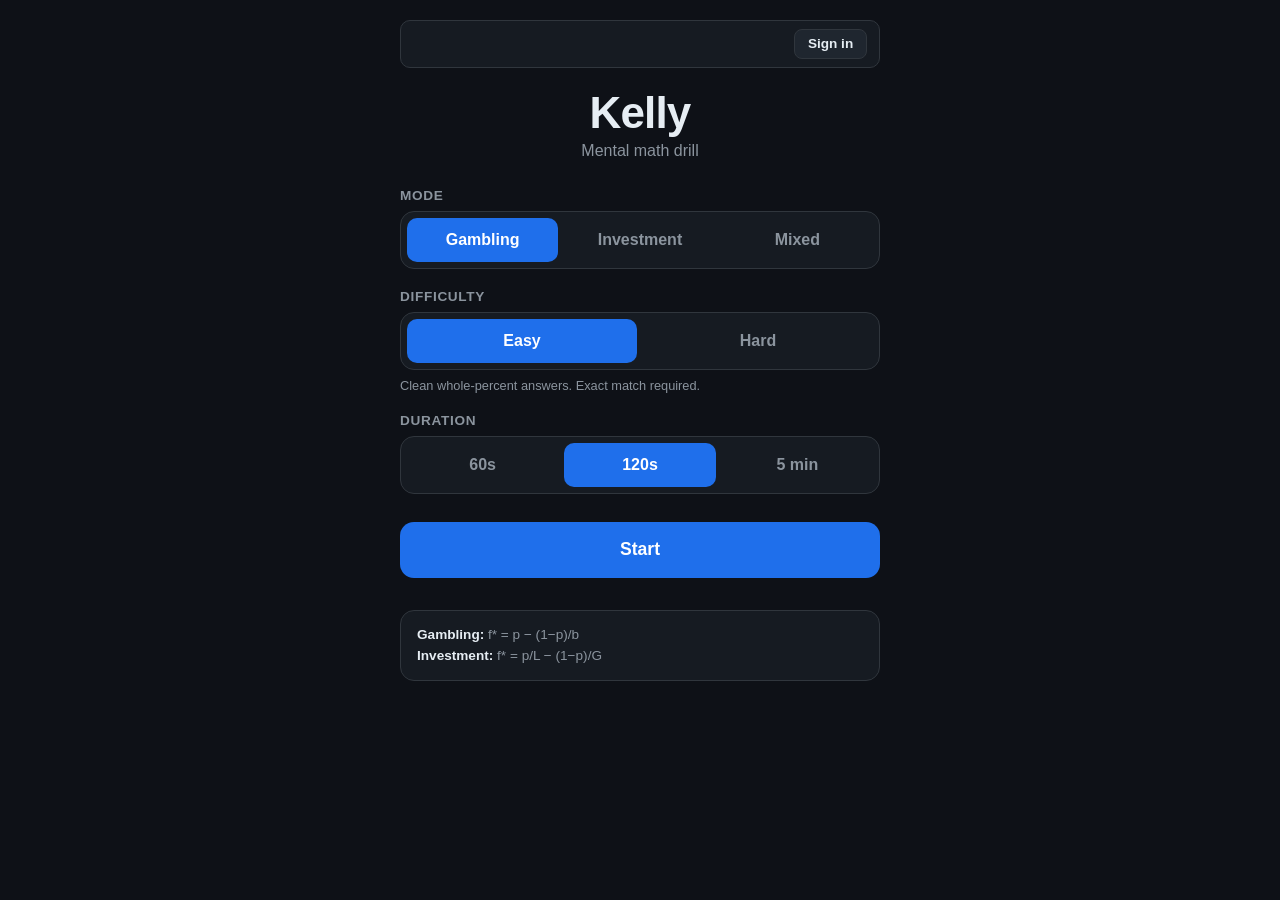
<file: index.html>
<!DOCTYPE html>
<html lang="en">
<head>
<meta charset="utf-8" />
<meta name="viewport" content="width=device-width, initial-scale=1, viewport-fit=cover" />
<meta name="theme-color" content="#0e1117" />
<meta name="apple-mobile-web-app-capable" content="yes" />
<meta name="apple-mobile-web-app-status-bar-style" content="black-translucent" />
<meta name="apple-mobile-web-app-title" content="Kelly" />
<title>Kelly</title>
<link rel="manifest" href="manifest.webmanifest" />
<link rel="icon" type="image/svg+xml" href="icons/icon.svg" />
<link rel="apple-touch-icon" href="icons/icon-180.png" />
<link rel="stylesheet" href="style.css" />
</head>
<body>

<main id="app">

  <!-- ============== SETTINGS SCREEN ============== -->
  <section class="screen" data-screen="settings">

    <!-- Auth bar shown only on the settings screen -->
    <div class="auth-bar" id="authBar" hidden>
      <span class="auth-status" id="authStatus"></span>
      <a href="dashboard.html" class="auth-link" id="dashLink" hidden>Dashboard →</a>
      <button class="auth-btn" id="authBtn" type="button"></button>
    </div>

    <header class="brand">
      <h1>Kelly</h1>
      <p class="tagline">Mental math drill</p>
    </header>

    <div class="setting">
      <label>Mode</label>
      <div class="seg" data-key="mode">
        <button data-val="gambling">Gambling</button>
        <button data-val="investment">Investment</button>
        <button data-val="mixed">Mixed</button>
      </div>
    </div>

    <div class="setting">
      <label>Difficulty</label>
      <div class="seg" data-key="difficulty">
        <button data-val="easy">Easy</button>
        <button data-val="hard">Hard</button>
      </div>
      <p class="hint" id="diffHint"></p>
    </div>

    <div class="setting">
      <label>Duration</label>
      <div class="seg" data-key="duration">
        <button data-val="60">60s</button>
        <button data-val="120">120s</button>
        <button data-val="300">5 min</button>
      </div>
    </div>

    <button class="btn-primary" id="startBtn">Start</button>

    <section class="history" id="history" hidden>
      <h2>Recent</h2>
      <ul id="historyList"></ul>
      <p class="best" id="best"></p>
    </section>

    <p class="formula-ref">
      <strong>Gambling:</strong> f* = p − (1−p)/b<br />
      <strong>Investment:</strong> f* = p/L − (1−p)/G
    </p>
  </section>

  <!-- ============== GAME SCREEN ============== -->
  <section class="screen" data-screen="game" hidden>
    <header class="hud">
      <div class="hud-cell">
        <span class="hud-label">Time</span>
        <span class="hud-value" id="timer">--</span>
      </div>
      <div class="hud-cell">
        <span class="hud-label">Score</span>
        <span class="hud-value" id="score">0</span>
      </div>
    </header>

    <div class="question">
      <div class="qtitle" id="qTitle">—</div>
      <div class="qlines" id="qLines"></div>
      <div class="qprompt">Kelly fraction (%)</div>
      <input
        type="text"
        inputmode="numeric"
        pattern="[0-9]*"
        autocomplete="off"
        autocorrect="off"
        spellcheck="false"
        id="answer"
        class="answer"
        aria-label="Answer in percent"
      />
      <div class="feedback" id="feedback">&nbsp;</div>
      <pre class="solution" id="solution" hidden></pre>
    </div>

    <div class="game-actions">
      <button class="btn-secondary" id="solutionsBtn">Solutions</button>
      <button class="btn-secondary" id="quitBtn">Quit</button>
    </div>
  </section>

  <!-- ============== RESULTS SCREEN ============== -->
  <section class="screen" data-screen="results" hidden>
    <header class="brand">
      <h1>Time's up</h1>
    </header>

    <div class="result-card">
      <div class="big-number" id="finalScore">0</div>
      <div class="result-detail">
        <span id="finalAccuracy">—</span> accuracy
      </div>
      <div class="result-detail" id="finalBest"></div>
    </div>

    <button class="btn-primary" id="playAgainBtn">Play again</button>
    <button class="btn-secondary wide" id="backToSettingsBtn">Change settings</button>
  </section>

</main>

<script type="module" src="app.js"></script>
</body>
</html>
</file>
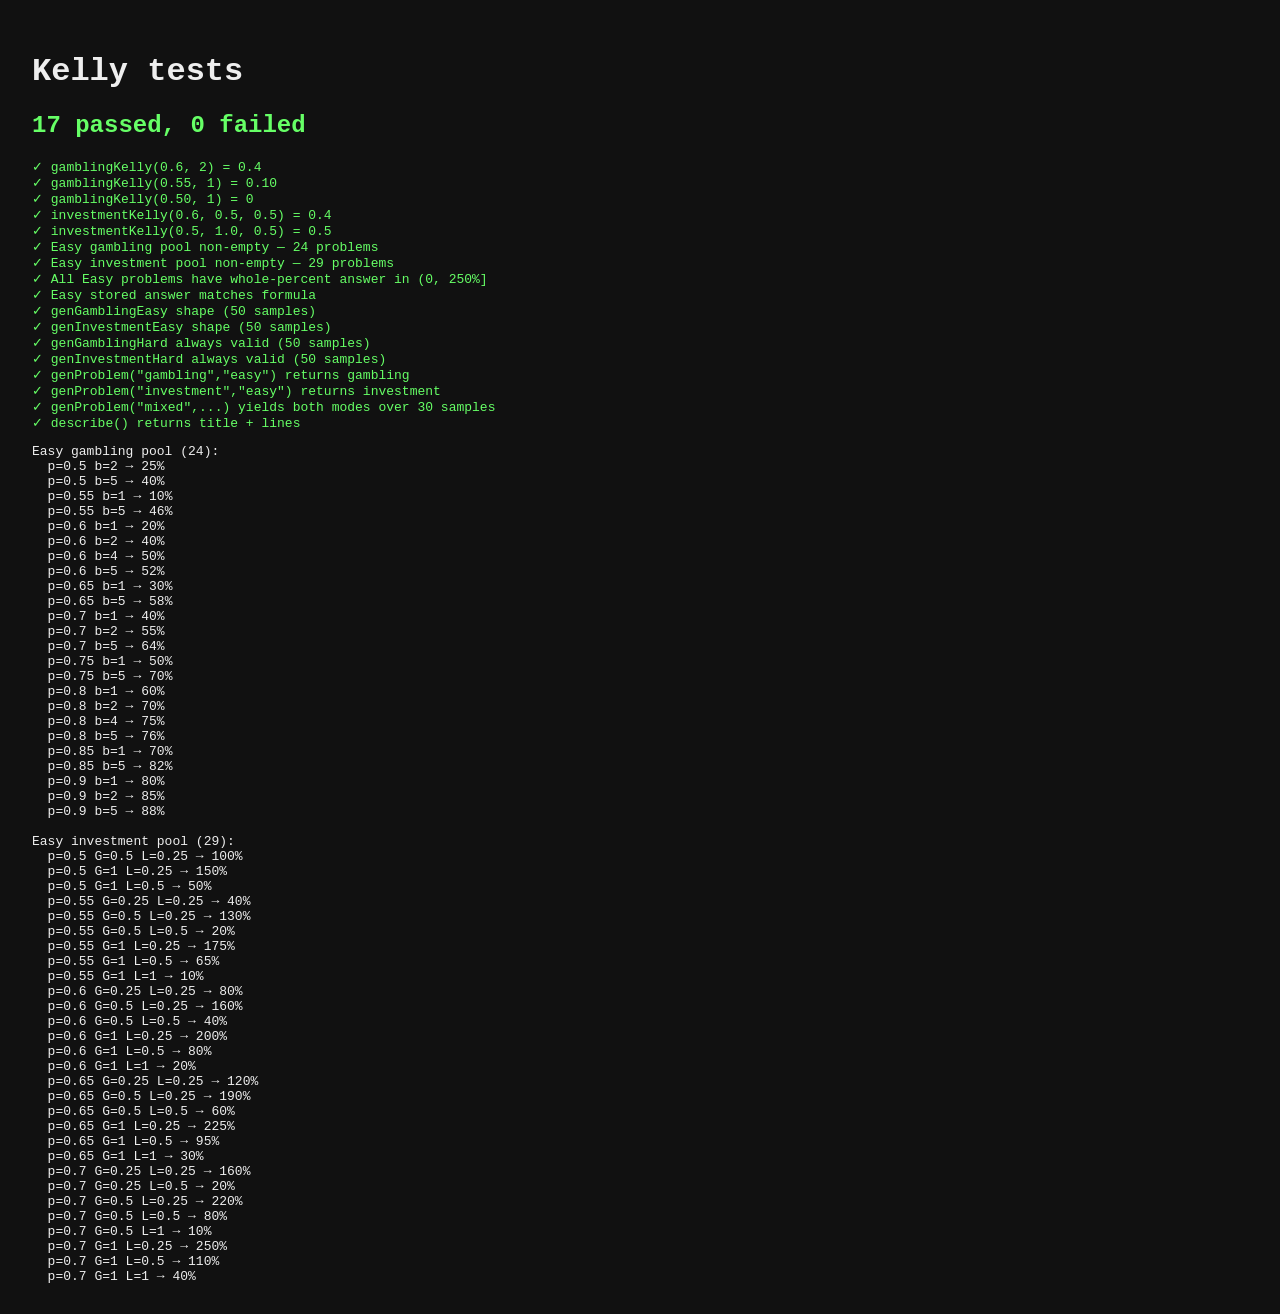
<file: kelly.test.html>
<!DOCTYPE html>
<html lang="en">
<head>
<meta charset="utf-8" />
<title>Kelly tests</title>
<style>
  body { font-family: ui-monospace, Menlo, monospace; padding: 1.5rem; background: #111; color: #eee; }
  .pass { color: #6f6; } .fail { color: #f66; font-weight: bold; }
  pre { white-space: pre-wrap; }
</style>
</head>
<body>
<h1>Kelly tests</h1>
<pre id="out"></pre>
<script type="module">
import {
  gamblingKelly, investmentKelly,
  genGamblingEasy, genInvestmentEasy,
  genGamblingHard, genInvestmentHard,
  genProblem, describe, _internal,
} from './kelly.js';

const out = document.getElementById('out');
let passed = 0, failed = 0;

function ok(label, cond, detail = '') {
  const line = document.createElement('div');
  line.className = cond ? 'pass' : 'fail';
  line.textContent = (cond ? '✓ ' : '✗ ') + label + (detail ? ' — ' + detail : '');
  out.appendChild(line);
  cond ? passed++ : failed++;
}

const approx = (a, b, eps = 1e-9) => Math.abs(a - b) < eps;

// Formula sanity
ok('gamblingKelly(0.6, 2) = 0.4', approx(gamblingKelly(0.6, 2), 0.4));
ok('gamblingKelly(0.55, 1) = 0.10', approx(gamblingKelly(0.55, 1), 0.10));
ok('gamblingKelly(0.50, 1) = 0', approx(gamblingKelly(0.5, 1), 0));
ok('investmentKelly(0.6, 0.5, 0.5) = 0.4', approx(investmentKelly(0.6, 0.5, 0.5), 0.4));
ok('investmentKelly(0.5, 1.0, 0.5) = 0.5', approx(investmentKelly(0.5, 1.0, 0.5), 0.5));

// Easy generator: every problem must produce a whole-percent answer
const easyG = _internal.EASY_GAMBLING_PROBLEMS;
const easyI = _internal.EASY_INVESTMENT_PROBLEMS;
ok('Easy gambling pool non-empty', easyG.length > 0, `${easyG.length} problems`);
ok('Easy investment pool non-empty', easyI.length > 0, `${easyI.length} problems`);

const allEasyClean = [...easyG, ...easyI].every(p => Number.isInteger(p.answer) && p.answer > 0 && p.answer <= 250);
ok('All Easy problems have whole-percent answer in (0, 250%]', allEasyClean);

// Spot-check: re-derive answer from params to make sure stored answer matches formula
const verifyEasy = [...easyG, ...easyI].every(p => {
  const f = p.mode === 'gambling'
    ? gamblingKelly(p.params.p, p.params.b)
    : investmentKelly(p.params.p, p.params.g, p.params.l);
  return Math.abs(Math.round(f * 100) - p.answer) < 1e-6;
});
ok('Easy stored answer matches formula', verifyEasy);

// Generators return shape
for (let i = 0; i < 50; i++) {
  const g = genGamblingEasy();
  if (!(g.mode === 'gambling' && Number.isInteger(g.answer) && g.tolerance === 0)) {
    ok('genGamblingEasy shape', false, JSON.stringify(g)); break;
  }
  if (i === 49) ok('genGamblingEasy shape (50 samples)', true);
}
for (let i = 0; i < 50; i++) {
  const g = genInvestmentEasy();
  if (!(g.mode === 'investment' && Number.isInteger(g.answer) && g.tolerance === 0)) {
    ok('genInvestmentEasy shape', false, JSON.stringify(g)); break;
  }
  if (i === 49) ok('genInvestmentEasy shape (50 samples)', true);
}

// Hard generators: should always return a problem with tolerance 1
let hardOK = true;
for (let i = 0; i < 50; i++) {
  const h = genGamblingHard();
  if (h.tolerance !== 1 || !Number.isInteger(h.answer) || h.answer <= 0) { hardOK = false; break; }
}
ok('genGamblingHard always valid (50 samples)', hardOK);

hardOK = true;
for (let i = 0; i < 50; i++) {
  const h = genInvestmentHard();
  if (h.tolerance !== 1 || !Number.isInteger(h.answer) || h.answer <= 0) { hardOK = false; break; }
}
ok('genInvestmentHard always valid (50 samples)', hardOK);

// Dispatcher
ok('genProblem("gambling","easy") returns gambling', genProblem('gambling', 'easy').mode === 'gambling');
ok('genProblem("investment","easy") returns investment', genProblem('investment', 'easy').mode === 'investment');
const mixedModes = new Set();
for (let i = 0; i < 30; i++) mixedModes.add(genProblem('mixed', 'easy').mode);
ok('genProblem("mixed",...) yields both modes over 30 samples', mixedModes.has('gambling') && mixedModes.has('investment'));

// describe() shape
const d = describe(genGamblingEasy());
ok('describe() returns title + lines', typeof d.title === 'string' && Array.isArray(d.lines) && d.lines.length > 0);

const summary = document.createElement('h2');
summary.textContent = `${passed} passed, ${failed} failed`;
summary.style.color = failed === 0 ? '#6f6' : '#f66';
document.body.insertBefore(summary, out);

// Also dump the easy problem pools so we can eyeball difficulty distribution
const dump = document.createElement('pre');
dump.textContent =
  `Easy gambling pool (${easyG.length}):\n` +
  easyG.map(p => `  p=${p.params.p} b=${p.params.b} → ${p.answer}%`).join('\n') +
  `\n\nEasy investment pool (${easyI.length}):\n` +
  easyI.map(p => `  p=${p.params.p} G=${p.params.g} L=${p.params.l} → ${p.answer}%`).join('\n');
document.body.appendChild(dump);
</script>
</body>
</html>
</file>
<file: style.css>
:root {
  --bg: #0e1117;
  --bg-card: #161b22;
  --bg-elev: #1f262f;
  --fg: #e6edf3;
  --fg-dim: #8b949e;
  --accent: #58a6ff;
  --accent-strong: #1f6feb;
  --good: #3fb950;
  --bad: #f85149;
  --border: #30363d;
  --radius: 14px;
  --tap: 56px;
}

* { box-sizing: border-box; }

html, body {
  margin: 0;
  padding: 0;
  background: var(--bg);
  color: var(--fg);
  font-family: -apple-system, BlinkMacSystemFont, "SF Pro Text", "Segoe UI", Roboto, sans-serif;
  -webkit-tap-highlight-color: transparent;
  overscroll-behavior: contain;
}

body {
  min-height: 100vh;
  min-height: 100dvh;
  padding: env(safe-area-inset-top) env(safe-area-inset-right) env(safe-area-inset-bottom) env(safe-area-inset-left);
}

#app {
  max-width: 520px;
  margin: 0 auto;
  padding: 1.25rem 1.25rem 2rem;
}

[hidden] { display: none !important; }

/* ============== Brand / headers ============== */

.brand { text-align: center; margin: 1.25rem 0 1.75rem; }
.brand h1 {
  font-size: clamp(2rem, 8vw, 2.75rem);
  margin: 0;
  letter-spacing: -0.02em;
  font-weight: 700;
}
.brand .tagline { color: var(--fg-dim); margin: 0.25rem 0 0; }

/* ============== Settings ============== */

.setting { margin: 0 0 1.25rem; }
.setting > label {
  display: block;
  font-size: 0.85rem;
  font-weight: 600;
  color: var(--fg-dim);
  text-transform: uppercase;
  letter-spacing: 0.05em;
  margin-bottom: 0.5rem;
}

.seg {
  display: grid;
  grid-auto-flow: column;
  grid-auto-columns: 1fr;
  gap: 6px;
  background: var(--bg-card);
  border: 1px solid var(--border);
  border-radius: var(--radius);
  padding: 6px;
}
.seg button {
  appearance: none;
  -webkit-appearance: none;
  border: 0;
  background: transparent;
  color: var(--fg-dim);
  font: inherit;
  font-weight: 600;
  height: 44px;
  border-radius: 10px;
  cursor: pointer;
  transition: background 0.12s, color 0.12s;
}
.seg button[aria-pressed="true"] {
  background: var(--accent-strong);
  color: white;
}
.seg button:not([aria-pressed="true"]):hover { color: var(--fg); }

.hint {
  font-size: 0.8rem;
  color: var(--fg-dim);
  margin: 0.5rem 0 0;
}

/* ============== Buttons ============== */

.btn-primary, .btn-secondary {
  appearance: none;
  -webkit-appearance: none;
  border: 0;
  font: inherit;
  font-weight: 600;
  height: var(--tap);
  border-radius: var(--radius);
  cursor: pointer;
  width: 100%;
  margin-top: 0.5rem;
  transition: filter 0.12s, transform 0.05s;
}
.btn-primary {
  background: var(--accent-strong);
  color: white;
  font-size: 1.1rem;
}
.btn-primary:active { transform: scale(0.99); filter: brightness(1.1); }

.btn-secondary {
  background: var(--bg-elev);
  color: var(--fg);
  border: 1px solid var(--border);
}
.btn-secondary.wide { width: 100%; }
.btn-secondary:active { background: var(--bg-card); }

/* ============== History ============== */

.history { margin-top: 2rem; }
.history h2 {
  font-size: 0.85rem;
  text-transform: uppercase;
  letter-spacing: 0.05em;
  color: var(--fg-dim);
  margin: 0 0 0.5rem;
}
.history ul { list-style: none; padding: 0; margin: 0; }
.history li {
  display: flex;
  justify-content: space-between;
  padding: 0.55rem 0.75rem;
  border-bottom: 1px solid var(--border);
  font-variant-numeric: tabular-nums;
}
.history .best {
  color: var(--good);
  font-weight: 600;
  margin-top: 0.75rem;
  font-size: 0.95rem;
}

.formula-ref {
  margin-top: 2rem;
  padding: 0.85rem 1rem;
  background: var(--bg-card);
  border: 1px solid var(--border);
  border-radius: var(--radius);
  font-size: 0.85rem;
  line-height: 1.55;
  color: var(--fg-dim);
  font-variant-numeric: tabular-nums;
}
.formula-ref strong { color: var(--fg); }

/* ============== Game screen ============== */

.hud {
  display: flex;
  justify-content: space-between;
  background: var(--bg-card);
  border: 1px solid var(--border);
  border-radius: var(--radius);
  padding: 0.75rem 1rem;
  margin-bottom: 1.25rem;
}
.hud-cell { display: flex; flex-direction: column; }
.hud-label {
  font-size: 0.7rem;
  text-transform: uppercase;
  letter-spacing: 0.06em;
  color: var(--fg-dim);
  font-weight: 600;
}
.hud-value {
  font-size: 1.6rem;
  font-weight: 700;
  font-variant-numeric: tabular-nums;
  letter-spacing: -0.02em;
}
.hud-value.warn { color: var(--bad); }

.question {
  background: var(--bg-card);
  border: 1px solid var(--border);
  border-radius: var(--radius);
  padding: 1.5rem 1.25rem;
  text-align: center;
  margin-bottom: 1.25rem;
}
.qtitle {
  font-size: 0.8rem;
  font-weight: 600;
  text-transform: uppercase;
  letter-spacing: 0.06em;
  color: var(--fg-dim);
  margin-bottom: 0.85rem;
}
.qlines {
  font-size: clamp(1.15rem, 5vw, 1.5rem);
  font-weight: 500;
  line-height: 1.6;
  margin-bottom: 1.5rem;
  font-variant-numeric: tabular-nums;
}
.qlines > div { padding: 2px 0; }

.qprompt {
  font-size: 0.85rem;
  color: var(--fg-dim);
  margin-bottom: 0.5rem;
}

.answer {
  appearance: none;
  -webkit-appearance: none;
  border: 0;
  background: var(--bg-elev);
  color: var(--fg);
  text-align: center;
  width: 100%;
  height: 72px;
  border-radius: var(--radius);
  font-size: 2rem;
  font-weight: 700;
  font-variant-numeric: tabular-nums;
  outline: 2px solid transparent;
  transition: outline-color 0.1s;
}
.answer:focus { outline-color: var(--accent); }
.answer.flash-good { outline-color: var(--good); }
.answer.flash-bad { outline-color: var(--bad); }

.feedback {
  height: 1.4em;
  font-size: 0.9rem;
  color: var(--fg-dim);
  margin-top: 0.5rem;
}

.solution {
  text-align: left;
  margin: 1rem 0 0;
  padding: 0.85rem 1rem;
  background: var(--bg-elev);
  border: 1px solid var(--border);
  border-radius: var(--radius);
  font-family: ui-monospace, SFMono-Regular, Menlo, Consolas, monospace;
  font-size: 0.95rem;
  line-height: 1.55;
  color: var(--fg);
  white-space: pre;
  overflow-x: auto;
}

.game-actions {
  display: grid;
  grid-template-columns: 1fr 1fr;
  gap: 0.5rem;
}
.game-actions .btn-secondary { margin-top: 0; }

/* ============== Results ============== */

.result-card {
  background: var(--bg-card);
  border: 1px solid var(--border);
  border-radius: var(--radius);
  padding: 2rem 1.25rem;
  text-align: center;
  margin-bottom: 1.25rem;
}
.big-number {
  font-size: clamp(4rem, 18vw, 6rem);
  font-weight: 800;
  letter-spacing: -0.04em;
  line-height: 1;
  font-variant-numeric: tabular-nums;
  color: var(--fg);
}
.result-detail {
  margin-top: 0.75rem;
  color: var(--fg-dim);
  font-size: 1rem;
}
.result-detail#finalBest { color: var(--good); font-weight: 600; }

/* ============== Auth bar (settings screen) ============== */

.auth-bar {
  display: flex;
  align-items: center;
  gap: 0.5rem;
  margin: 0 0 0.75rem;
  padding: 0.5rem 0.75rem;
  background: var(--bg-card);
  border: 1px solid var(--border);
  border-radius: 10px;
  font-size: 0.85rem;
}
.auth-status {
  flex: 1;
  color: var(--fg-dim);
  overflow: hidden;
  text-overflow: ellipsis;
  white-space: nowrap;
}
.auth-link {
  color: var(--accent);
  text-decoration: none;
  font-weight: 600;
  padding: 0.25rem 0.5rem;
}
.auth-link:hover { text-decoration: underline; }
.auth-btn {
  appearance: none;
  -webkit-appearance: none;
  border: 1px solid var(--border);
  background: var(--bg-elev);
  color: var(--fg);
  font: inherit;
  font-weight: 600;
  font-size: 0.85rem;
  padding: 0.4rem 0.8rem;
  border-radius: 8px;
  cursor: pointer;
}
.auth-btn:active { background: var(--bg-card); }

/* ============== Dashboard ============== */

.back-link {
  display: inline-block;
  color: var(--accent);
  text-decoration: none;
  font-weight: 600;
  font-size: 0.9rem;
  margin: 0 0 0.5rem;
}
.back-link:hover { text-decoration: underline; }

.dashboard #app { max-width: 720px; }

.auth-gate {
  background: var(--bg-card);
  border: 1px solid var(--border);
  border-radius: var(--radius);
  padding: 1.5rem 1.25rem;
  text-align: center;
  margin: 1rem 0;
}
.gate-msg {
  color: var(--fg-dim);
  margin: 0 0 1rem;
  line-height: 1.5;
}

.stats-grid {
  display: grid;
  grid-template-columns: repeat(3, 1fr);
  gap: 0.5rem;
  margin: 0 0 1.25rem;
}
.stat-card {
  background: var(--bg-card);
  border: 1px solid var(--border);
  border-radius: 10px;
  padding: 0.6rem 0.75rem;
  text-align: center;
}
.stat-label {
  font-size: 0.7rem;
  color: var(--fg-dim);
  text-transform: uppercase;
  letter-spacing: 0.05em;
  font-weight: 600;
  margin-bottom: 0.2rem;
}
.stat-value {
  font-size: 1.4rem;
  font-weight: 700;
  font-variant-numeric: tabular-nums;
  letter-spacing: -0.02em;
}

.chart-card {
  background: var(--bg-card);
  border: 1px solid var(--border);
  border-radius: var(--radius);
  padding: 0.85rem 1rem 1rem;
  margin: 0 0 1rem;
}
.chart-title {
  font-size: 0.8rem;
  font-weight: 600;
  text-transform: uppercase;
  letter-spacing: 0.05em;
  color: var(--fg-dim);
  margin-bottom: 0.5rem;
}
.chart-wrap {
  position: relative;
  height: 220px;
}
.chart-wrap canvas { width: 100% !important; height: 100% !important; }

.recent { margin-top: 1.5rem; }
.recent h2 {
  font-size: 0.85rem;
  text-transform: uppercase;
  letter-spacing: 0.05em;
  color: var(--fg-dim);
  margin: 0 0 0.5rem;
}
.recent ul { list-style: none; padding: 0; margin: 0; }
.recent li {
  display: grid;
  grid-template-columns: auto 1fr auto;
  gap: 0.75rem;
  align-items: center;
  padding: 0.55rem 0.5rem;
  border-bottom: 1px solid var(--border);
  font-size: 0.85rem;
  font-variant-numeric: tabular-nums;
}
.recent .r-date { color: var(--fg-dim); }
.recent .r-cfg { color: var(--fg); font-size: 0.8rem; overflow: hidden; text-overflow: ellipsis; white-space: nowrap; }
.recent .r-score { font-weight: 600; }
.recent .r-dim { color: var(--fg-dim); font-weight: 400; }

@media (max-width: 480px) {
  .stats-grid { grid-template-columns: repeat(2, 1fr); }
  .recent li { grid-template-columns: auto 1fr auto; font-size: 0.8rem; gap: 0.5rem; }
}
</file>
